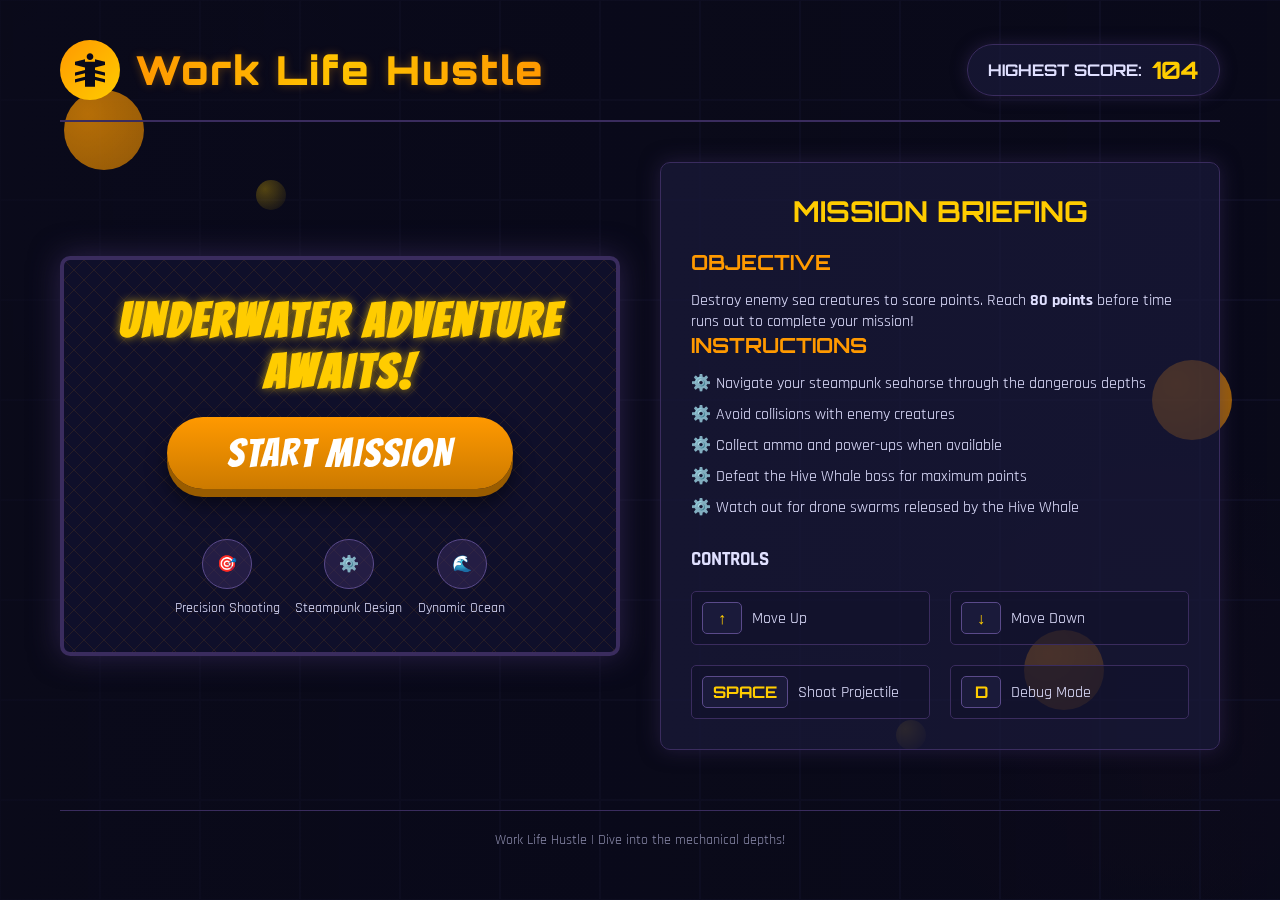
<file: index.html>
<!DOCTYPE html>
<html lang="en">
<head>
    <meta charset="UTF-8">
    <meta name="viewport" content="width=device-width, initial-scale=1.0">
    <title>Steampunk Seahorse - Home</title>
    <link href="https://fonts.googleapis.com/css2?family=Bangers&family=Orbitron:wght@400;700;900&family=Rajdhani:wght@400;500;700&display=swap" rel="stylesheet">
    <style>
        * {
            margin: 0;
            padding: 0;
            box-sizing: border-box;
        }

        body {
            background: #0a0a1a;
            color: #e0e0ff;
            font-family: 'Rajdhani', sans-serif;
            overflow-x: hidden;
            background-image: 
                radial-gradient(circle at 10% 20%, rgba(28, 58, 116, 0.1) 0%, transparent 20%),
                radial-gradient(circle at 90% 80%, rgba(116, 28, 58, 0.1) 0%, transparent 20%);
            min-height: 100vh;
            position: relative;
        }

        body::before {
            content: '';
            position: fixed;
            top: 0;
            left: 0;
            width: 100%;
            height: 100%;
            background: 
                linear-gradient(90deg, rgba(10, 10, 26, 0.9) 0%, rgba(10, 10, 26, 0.7) 100%),
                url('data:image/svg+xml;utf8,<svg xmlns="http://www.w3.org/2000/svg" width="100" height="100" viewBox="0 0 100 100"><rect width="100" height="100" fill="none" stroke="%231a1a3a" stroke-width="2"/></svg>');
            z-index: -1;
        }

        .container {
            max-width: 1200px;
            margin: 0 auto;
            padding: 20px;
            position: relative;
            z-index: 1;
        }

        header {
            display: flex;
            justify-content: space-between;
            align-items: center;
            padding: 20px 0;
            border-bottom: 2px solid #3a2c5e;
            margin-bottom: 40px;
        }

        .logo {
            display: flex;
            align-items: center;
            gap: 15px;
        }

        .logo-icon {
            width: 60px;
            height: 60px;
            background: linear-gradient(135deg, #ff9900, #ffcc00);
            border-radius: 50%;
            display: flex;
            align-items: center;
            justify-content: center;
            position: relative;
            animation: pulse 2s infinite;
        }

        .logo-icon::before {
            content: '';
            position: absolute;
            width: 40px;
            height: 40px;
            background: url('data:image/svg+xml;utf8,<svg xmlns="http://www.w3.org/2000/svg" viewBox="0 0 24 24" fill="%230a0a1a"><path d="M12 2C13.1 2 14 2.9 14 4C14 5.1 13.1 6 12 6C10.9 6 10 5.1 10 4C10 2.9 10.9 2 12 2ZM21 9V7L15 5.5V7H9V5.5L3 7V9L9 10.5V12L3 13.5V15.5L9 14V16L3 17.5V19.5L9 18V22H15V18L21 19.5V17.5L15 16V14L21 15.5V13.5L15 12V10.5L21 9Z"/></svg>') center no-repeat;
        }

        .logo h1 {
            font-family: 'Orbitron', sans-serif;
            font-size: 2.5rem;
            font-weight: 900;
            background: linear-gradient(to right, #ff9900, #ffcc00, #ff9900);
            -webkit-background-clip: text;
            background-clip: text;
            color: transparent;
            text-shadow: 0 0 10px rgba(255, 153, 0, 0.3);
            letter-spacing: 2px;
        }

        .high-score {
            background: rgba(26, 26, 58, 0.7);
            padding: 10px 20px;
            border-radius: 30px;
            border: 1px solid #3a2c5e;
            box-shadow: 0 0 15px rgba(58, 44, 94, 0.5);
            font-family: 'Orbitron', sans-serif;
            font-weight: 700;
            display: flex;
            align-items: center;
            gap: 10px;
        }

        .high-score .score {
            color: #ffcc00;
            font-size: 1.5rem;
        }

        .main-content {
            display: grid;
            grid-template-columns: 1fr 1fr;
            gap: 40px;
            align-items: center;
            margin-bottom: 60px;
        }

        .game-preview {
            position: relative;
            border: 4px solid #3a2c5e;
            border-radius: 10px;
            overflow: hidden;
            box-shadow: 0 0 30px rgba(58, 44, 94, 0.7);
            height: 400px;
            background: #0f0f2a;
        }

        .game-preview::before {
            content: '';
            position: absolute;
            top: 0;
            left: 0;
            width: 100%;
            height: 100%;
            background: 
                linear-gradient(45deg, transparent 48%, rgba(255, 153, 0, 0.1) 50%, transparent 52%),
                linear-gradient(-45deg, transparent 48%, rgba(255, 153, 0, 0.1) 50%, transparent 52%);
            background-size: 20px 20px;
            animation: gridMove 20s linear infinite;
            z-index: 1;
        }

        .preview-content {
            position: relative;
            z-index: 2;
            width: 100%;
            height: 100%;
            display: flex;
            flex-direction: column;
            justify-content: center;
            align-items: center;
            padding: 20px;
            text-align: center;
        }

        .preview-title {
            font-family: 'Bangers', cursive;
            font-size: 3rem;
            color: #ffcc00;
            text-shadow: 0 0 10px rgba(255, 204, 0, 0.7);
            margin-bottom: 20px;
            letter-spacing: 3px;
        }

        .preview-subtitle {
            font-size: 1.2rem;
            margin-bottom: 30px;
            max-width: 80%;
            line-height: 1.6;
        }

        .cta-section {
            display: flex;
            flex-direction: column;
            align-items: center;
            gap: 30px;
        }

        .start-btn {
            background: linear-gradient(to bottom, #ff9900, #cc7a00);
            color: white;
            font-family: 'Bangers', cursive;
            font-size: 2.5rem;
            padding: 15px 60px;
            border: none;
            border-radius: 50px;
            box-shadow: 
                0 8px 0 #995c00,
                0 15px 20px rgba(0, 0, 0, 0.5);
            cursor: pointer;
            transition: all 0.2s;
            letter-spacing: 2px;
            text-transform: uppercase;
            position: relative;
            overflow: hidden;
        }

        .start-btn:hover {
            transform: translateY(-5px);
            box-shadow: 
                0 13px 0 #995c00,
                0 20px 25px rgba(0, 0, 0, 0.5);
        }

        .start-btn:active {
            transform: translateY(5px);
            box-shadow: 
                0 3px 0 #995c00,
                0 5px 10px rgba(0, 0, 0, 0.5);
        }

        .start-btn::after {
            content: '';
            position: absolute;
            top: -10px;
            left: -10px;
            right: -10px;
            bottom: -10px;
            background: linear-gradient(45deg, transparent, rgba(255, 255, 255, 0.3), transparent);
            transform: translateX(-100%);
            transition: transform 0.6s;
        }

        .start-btn:hover::after {
            transform: translateX(100%);
        }

        .features {
            display: flex;
            justify-content: space-around;
            margin-top: 20px;
            width: 100%;
        }

        .feature {
            display: flex;
            flex-direction: column;
            align-items: center;
            gap: 10px;
        }

        .feature-icon {
            width: 50px;
            height: 50px;
            background: rgba(58, 44, 94, 0.5);
            border-radius: 50%;
            display: flex;
            align-items: center;
            justify-content: center;
            border: 1px solid #5a4a8a;
        }

        .feature-text {
            font-size: 0.9rem;
            text-align: center;
        }

        .game-info {
            background: rgba(26, 26, 58, 0.7);
            border-radius: 10px;
            padding: 30px;
            border: 1px solid #3a2c5e;
            box-shadow: 0 0 20px rgba(58, 44, 94, 0.5);
        }

        .info-title {
            font-family: 'Orbitron', sans-serif;
            font-size: 1.8rem;
            color: #ffcc00;
            margin-bottom: 20px;
            text-align: center;
        }

        .instructions {
            margin-bottom: 30px;
        }

        .instructions h3 {
            font-family: 'Orbitron', sans-serif;
            color: #ff9900;
            margin-bottom: 15px;
            font-size: 1.3rem;
        }

        .instruction-list {
            list-style-type: none;
        }

        .instruction-list li {
            margin-bottom: 10px;
            padding-left: 25px;
            position: relative;
        }

        .instruction-list li::before {
            content: '⚙️';
            position: absolute;
            left: 0;
        }

        .controls {
            display: grid;
            grid-template-columns: 1fr 1fr;
            gap: 20px;
            margin-top: 20px;
        }

        .control-item {
            display: flex;
            align-items: center;
            gap: 10px;
            background: rgba(15, 15, 42, 0.5);
            padding: 10px;
            border-radius: 5px;
            border: 1px solid #3a2c5e;
        }

        .control-key {
            background: #1a1a3a;
            color: #ffcc00;
            padding: 5px 10px;
            border-radius: 5px;
            font-family: 'Orbitron', sans-serif;
            font-weight: bold;
            border: 1px solid #5a4a8a;
            min-width: 40px;
            text-align: center;
        }

        .animated-elements {
            position: absolute;
            width: 100%;
            height: 100%;
            top: 0;
            left: 0;
            pointer-events: none;
            z-index: 0;
        }

        .floating-gear {
            position: absolute;
            width: 80px;
            height: 80px;
            background: 
                radial-gradient(circle at 30% 30%, #ff9900, #cc7a00),
                url('data:image/svg+xml;utf8,<svg xmlns="http://www.w3.org/2000/svg" viewBox="0 0 100 100"><path d="M50,15 L60,40 L85,40 L65,55 L75,80 L50,65 L25,80 L35,55 L15,40 L40,40 Z" fill="%230a0a1a"/></svg>') center no-repeat;
            border-radius: 50%;
            animation: float 15s infinite linear;
            opacity: 0.7;
        }

        .floating-gear:nth-child(1) {
            top: 10%;
            left: 5%;
            animation-delay: 0s;
            animation-duration: 20s;
        }

        .floating-gear:nth-child(2) {
            top: 70%;
            left: 80%;
            animation-delay: 5s;
            animation-duration: 25s;
        }

        .floating-gear:nth-child(3) {
            top: 40%;
            left: 90%;
            animation-delay: 10s;
            animation-duration: 18s;
        }

        .bubble {
            position: absolute;
            width: 30px;
            height: 30px;
            background: radial-gradient(circle at 30% 30%, rgba(255, 204, 0, 0.3), transparent);
            border-radius: 50%;
            animation: bubble 8s infinite ease-in-out;
        }

        .bubble:nth-child(4) {
            top: 20%;
            left: 20%;
            animation-delay: 0s;
        }

        .bubble:nth-child(5) {
            top: 60%;
            left: 10%;
            animation-delay: 2s;
        }

        .bubble:nth-child(6) {
            top: 80%;
            left: 70%;
            animation-delay: 4s;
        }

        footer {
            text-align: center;
            padding: 20px 0;
            border-top: 1px solid #3a2c5e;
            margin-top: 40px;
            font-size: 0.9rem;
            color: #8a8aaa;
        }

        @keyframes pulse {
            0% { transform: scale(1); }
            50% { transform: scale(1.05); }
            100% { transform: scale(1); }
        }

        @keyframes float {
            0% { transform: translateY(0) rotate(0deg); }
            25% { transform: translateY(-20px) rotate(90deg); }
            50% { transform: translateY(0) rotate(180deg); }
            75% { transform: translateY(20px) rotate(270deg); }
            100% { transform: translateY(0) rotate(360deg); }
        }

        @keyframes bubble {
            0% { transform: translateY(0) scale(1); opacity: 0.7; }
            50% { transform: translateY(-30px) scale(1.2); opacity: 1; }
            100% { transform: translateY(0) scale(1); opacity: 0.7; }
        }

        @keyframes gridMove {
            0% { background-position: 0 0; }
            100% { background-position: 20px 20px; }
        }

        /* Responsive styles */
        @media (max-width: 900px) {
            .main-content {
                grid-template-columns: 1fr;
            }
            
            .logo h1 {
                font-size: 2rem;
            }
            
            .preview-title {
                font-size: 2.5rem;
            }
            
            .start-btn {
                font-size: 2rem;
                padding: 12px 40px;
            }
        }

        @media (max-width: 600px) {
            header {
                flex-direction: column;
                gap: 15px;
            }
            
            .controls {
                grid-template-columns: 1fr;
            }
            
            .features {
                flex-direction: column;
                gap: 15px;
            }
        }
    </style>
</head>
<body>
    <div class="animated-elements">
        <div class="floating-gear"></div>
        <div class="floating-gear"></div>
        <div class="floating-gear"></div>
        <div class="bubble"></div>
        <div class="bubble"></div>
        <div class="bubble"></div>
    </div>

    <div class="container">
        <header>
            <div class="logo">
                <div class="logo-icon"></div>
                <h1>Work Life Hustle</h1>
            </div>
            <div class="high-score">
                <span>HIGHEST SCORE:</span>
                <span class="score">104</span>
            </div>
        </header>

        <main class="main-content">
            <div class="game-preview">
                <div class="preview-content">
                    <h2 class="preview-title">UNDERWATER ADVENTURE AWAITS!</h2>
                   
                    
                    <div class="cta-section">
                        <a href="game.html"><button class="start-btn">START MISSION</button></a>
                        
                        <div class="features">
                            <div class="feature">
                                <div class="feature-icon">🎯</div>
                                <div class="feature-text">Precision Shooting</div>
                            </div>
                            <div class="feature">
                                <div class="feature-icon">⚙️</div>
                                <div class="feature-text">Steampunk Design</div>
                            </div>
                            <div class="feature">
                                <div class="feature-icon">🌊</div>
                                <div class="feature-text">Dynamic Ocean</div>
                            </div>
                        </div>
                    </div>
                </div>
            </div>

            <div class="game-info">
                <h2 class="info-title">MISSION BRIEFING</h2>
                
                <div class="instructions">
                    <h3>OBJECTIVE</h3>
                    <p>Destroy enemy sea creatures to score points. Reach <strong>80 points</strong> before time runs out to complete your mission!</p>
                    
                    <h3>INSTRUCTIONS</h3>
                    <ul class="instruction-list">
                        <li>Navigate your steampunk seahorse through the dangerous depths</li>
                        <li>Avoid collisions with enemy creatures</li>
                        <li>Collect ammo and power-ups when available</li>
                        <li>Defeat the Hive Whale boss for maximum points</li>
                        <li>Watch out for drone swarms released by the Hive Whale</li>
                    </ul>
                </div>
                
                <h3>CONTROLS</h3>
                <div class="controls">
                    <div class="control-item">
                        <div class="control-key">↑</div>
                        <div>Move Up</div>
                    </div>
                    <div class="control-item">
                        <div class="control-key">↓</div>
                        <div>Move Down</div>
                    </div>
                    <div class="control-item">
                        <div class="control-key">SPACE</div>
                        <div>Shoot Projectile</div>
                    </div>
                    <div class="control-item">
                        <div class="control-key">D</div>
                        <div>Debug Mode</div>
                    </div>
                </div>
            </div>
        </main>

        <footer>
            <p>Work Life Hustle | Dive into the mechanical depths!</p>
        </footer>
    </div>

    <script>
        function startGame() {
            // In a real implementation, this would redirect to the game page
            // For this example, we'll show an alert and simulate loading
            alert("Starting your steampunk adventure! Prepare for launch...");
            
            // Simulate loading animation on the button
            const startBtn = document.querySelector('.start-btn');
            const originalText = startBtn.textContent;
            startBtn.textContent = "INITIALIZING...";
            startBtn.disabled = true;
            
            setTimeout(() => {
                startBtn.textContent = "LAUNCHING!";
                startBtn.style.background = "linear-gradient(to bottom, #00cc66, #00994d)";
                
                setTimeout(() => {
                    // Redirect to the actual game page
                    window.location.href = "index.html";
                }, 1000);
            }, 2000);
        }
        
        // Add some interactive elements
        document.addEventListener('DOMContentLoaded', function() {
            // Make high score pulse occasionally
            const highScore = document.querySelector('.high-score .score');
            setInterval(() => {
                highScore.style.transform = 'scale(1.2)';
                setTimeout(() => {
                    highScore.style.transform = 'scale(1)';
                }, 300);
            }, 5000);
            
            // Add mouse follower effect for floating gears
            document.addEventListener('mousemove', function(e) {
                const gears = document.querySelectorAll('.floating-gear');
                const x = e.clientX / window.innerWidth;
                const y = e.clientY / window.innerHeight;
                
                gears.forEach((gear, index) => {
                    const moveX = (x - 0.5) * 20 * (index + 1);
                    const moveY = (y - 0.5) * 20 * (index + 1);
                    gear.style.transform = `translate(${moveX}px, ${moveY}px) rotate(${moveX}deg)`;
                });
            });
        });
    </script>
</body>
</html>
</file>
